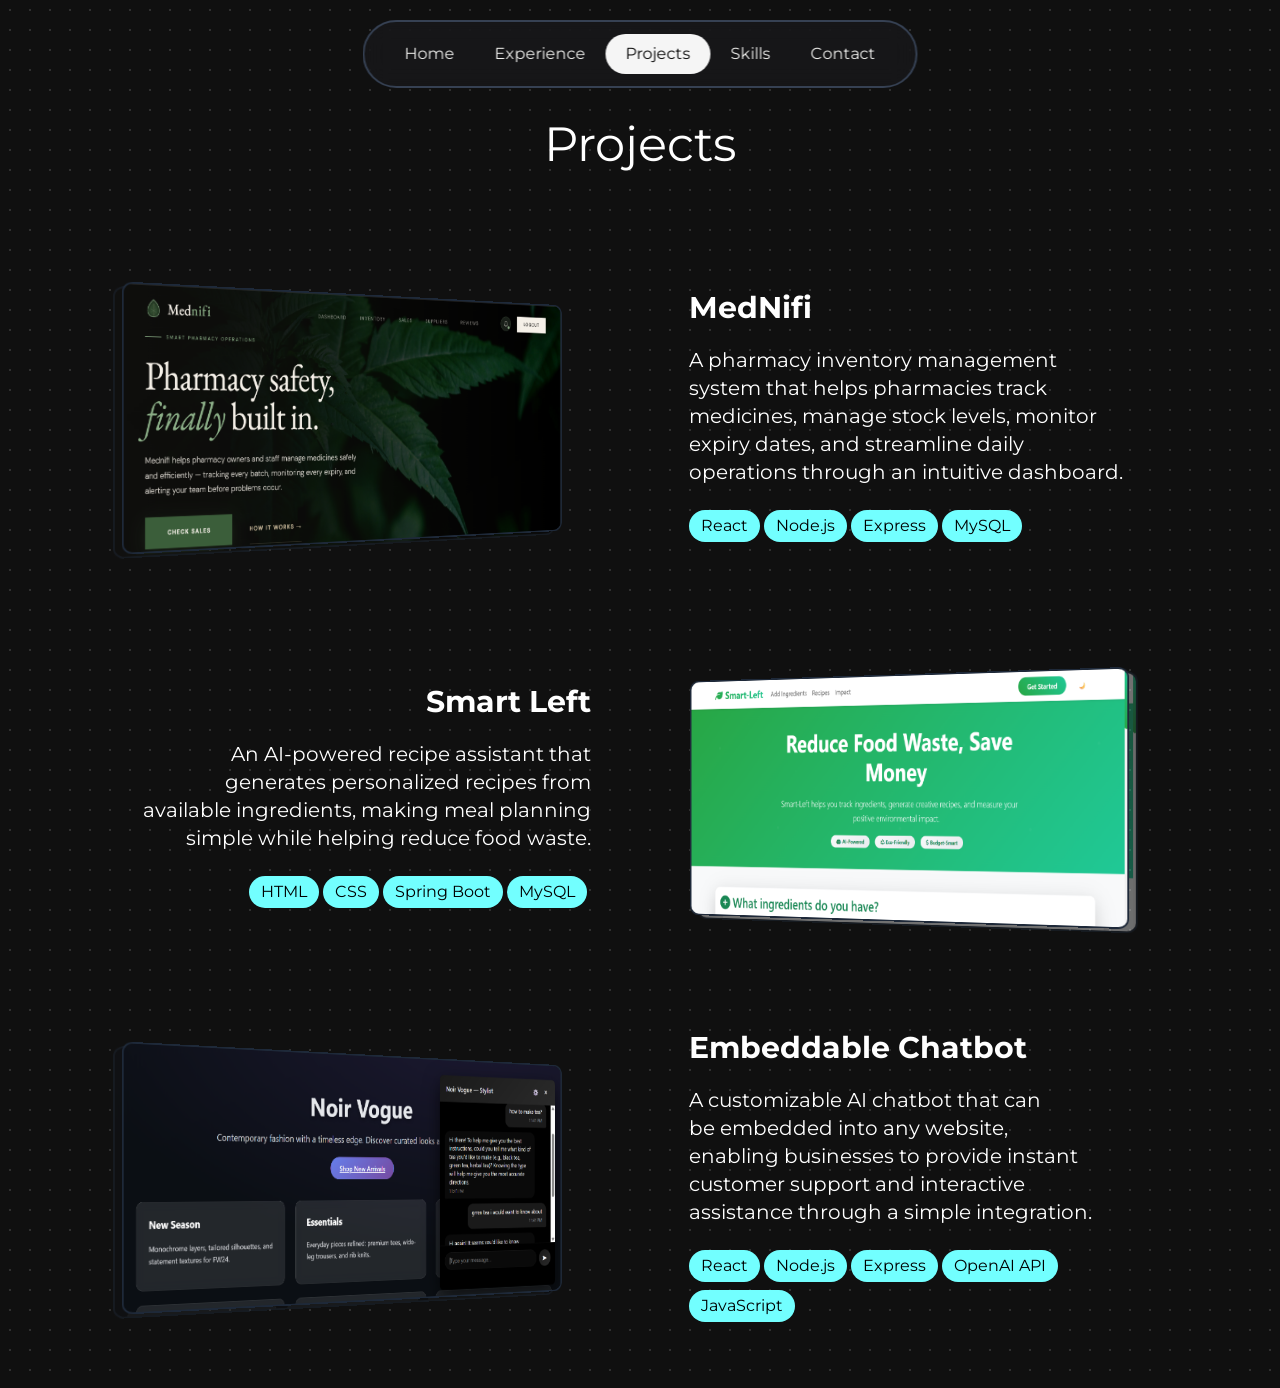
<file: projects.html>
<!DOCTYPE html><html lang="en"> <head><meta charset="UTF-8"><meta name="description" content="View what projects RythonDev has made"><meta name="viewport" content="width=device-width"><meta name="keywords" content="Rython, student, developer, frontend, web developer, streamer, coworking"><meta name="author" content="RythonDev"><meta name="theme-color" content="#2B2D31"><meta name="twitter:image" content="/images/profile/contact_photo.jpg"><link rel="icon" type="image/x-icon" href="/favicon.ico?v=2"><meta name="generator" content="Astro v5.16.8"><title>Projects</title><link rel="stylesheet" href="/_astro/index.CbNIJMVx.css">
<style>.image-container[data-astro-cid-aid3sr62] img[data-astro-cid-aid3sr62],.image-container[data-astro-cid-aid3sr62] video[data-astro-cid-aid3sr62],.image-container[data-astro-cid-aid3sr62] .task-widget[data-astro-cid-aid3sr62]{transition:transform .5s ease-in-out}@media (min-width: 1025px){.image-container[data-astro-cid-aid3sr62]:hover>img[data-astro-cid-aid3sr62],.image-container[data-astro-cid-aid3sr62]:hover>video[data-astro-cid-aid3sr62],.image-container[data-astro-cid-aid3sr62]:hover>.task-widget[data-astro-cid-aid3sr62]{transform:rotateY(0) rotateX(0) translateZ(0) translate(-50%) translateY(-50%)}.image-container[data-astro-cid-aid3sr62]:hover>.visit-div[data-astro-cid-aid3sr62]{opacity:100%;transition:opacity .3s ease-in-out;transition-delay:.3s}}.primary[data-astro-cid-aid3sr62]{animation:primary 30s linear infinite}.secondary[data-astro-cid-aid3sr62]{animation:secondary 30s linear infinite}@keyframes primary{0%{transform:translateY(0)}to{transform:translateY(-2175px)}}@keyframes secondary{0%{transform:translateY(2175px)}to{transform:translateY(0)}}
.background-img.left.svelte-eolxwm,.background-img.right.svelte-eolxwm,.frontfacing-vid.left.svelte-eolxwm,.frontfacing-vid.right.svelte-eolxwm{transform:translate(-50%,-50%)}@media (min-width: 426px){.background-img.left.svelte-eolxwm{transform:translate(calc(-50% + 25px)) translateY(calc(-50% + 5px)) translateZ(-50px) rotateY(5deg)}.background-img.right.svelte-eolxwm{transform:translate(-50%) translateY(calc(-50% + 5px)) translateZ(-50px) rotateY(-3deg)}.frontfacing-vid.left.svelte-eolxwm{transform:translate(calc(-50% + 35px)) translateY(-50%) translateZ(-50px) rotateY(5deg)}.frontfacing-vid.right.svelte-eolxwm{transform:translate(calc(-50% - 10px)) translateY(-50%) translateZ(-50px) rotateY(-3deg)}.image-container.svelte-eolxwm:hover .frontfacing-vid:where(.svelte-eolxwm),.image-container.svelte-eolxwm:hover .background-img:where(.svelte-eolxwm){transform:translate(-50%,-50%)}}.image-container[data-astro-cid-lx77ehzk] img[data-astro-cid-lx77ehzk]{transition:transform .5s ease-in-out}.background-img[data-astro-cid-lx77ehzk].left,.background-img[data-astro-cid-lx77ehzk].right,.frontfacing-img[data-astro-cid-lx77ehzk].left,.frontfacing-img[data-astro-cid-lx77ehzk].right{transform:translate(-50%,-50%)}@media (min-width: 426px){.background-img[data-astro-cid-lx77ehzk].left{transform:translate(calc(-50% + 25px)) translateY(calc(-50% + 5px)) translateZ(-50px) rotateY(5deg)}.background-img[data-astro-cid-lx77ehzk].right{transform:translate(-50%) translateY(calc(-50% + 5px)) translateZ(-50px) rotateY(-3deg)}.frontfacing-img[data-astro-cid-lx77ehzk].left{transform:translate(calc(-50% + 35px)) translateY(-50%) translateZ(-50px) rotateY(5deg)}.frontfacing-img[data-astro-cid-lx77ehzk].right{transform:translate(calc(-50% - 10px)) translateY(-50%) translateZ(-50px) rotateY(-3deg)}}@media (min-width: 1025px){.image-container[data-astro-cid-lx77ehzk]:hover>img[data-astro-cid-lx77ehzk]{transform:rotateY(0) rotateX(0) translateZ(0) translate(-50%) translateY(-50%)}.image-container[data-astro-cid-lx77ehzk]:hover>.visit-div[data-astro-cid-lx77ehzk]{opacity:100%;transition:opacity .3s ease-in-out;transition-delay:.3s}.background-img[data-astro-cid-lx77ehzk].left{transform:translate(-50%) translateY(calc(-50% + 5px)) translateZ(-50px) rotateY(5deg)}.frontfacing-img[data-astro-cid-lx77ehzk].left{transform:translate(calc(-50% + 10px)) translateY(-50%) translateZ(-50px) rotateY(5deg)}}
</style></head> <body>  <style>astro-island,astro-slot,astro-static-slot{display:contents}</style><script>(()=>{var e=async t=>{await(await t())()};(self.Astro||(self.Astro={})).load=e;window.dispatchEvent(new Event("astro:load"));})();</script><script>(()=>{var A=Object.defineProperty;var g=(i,o,a)=>o in i?A(i,o,{enumerable:!0,configurable:!0,writable:!0,value:a}):i[o]=a;var d=(i,o,a)=>g(i,typeof o!="symbol"?o+"":o,a);{let i={0:t=>m(t),1:t=>a(t),2:t=>new RegExp(t),3:t=>new Date(t),4:t=>new Map(a(t)),5:t=>new Set(a(t)),6:t=>BigInt(t),7:t=>new URL(t),8:t=>new Uint8Array(t),9:t=>new Uint16Array(t),10:t=>new Uint32Array(t),11:t=>1/0*t},o=t=>{let[l,e]=t;return l in i?i[l](e):void 0},a=t=>t.map(o),m=t=>typeof t!="object"||t===null?t:Object.fromEntries(Object.entries(t).map(([l,e])=>[l,o(e)]));class y extends HTMLElement{constructor(){super(...arguments);d(this,"Component");d(this,"hydrator");d(this,"hydrate",async()=>{var b;if(!this.hydrator||!this.isConnected)return;let e=(b=this.parentElement)==null?void 0:b.closest("astro-island[ssr]");if(e){e.addEventListener("astro:hydrate",this.hydrate,{once:!0});return}let c=this.querySelectorAll("astro-slot"),n={},h=this.querySelectorAll("template[data-astro-template]");for(let r of h){let s=r.closest(this.tagName);s!=null&&s.isSameNode(this)&&(n[r.getAttribute("data-astro-template")||"default"]=r.innerHTML,r.remove())}for(let r of c){let s=r.closest(this.tagName);s!=null&&s.isSameNode(this)&&(n[r.getAttribute("name")||"default"]=r.innerHTML)}let p;try{p=this.hasAttribute("props")?m(JSON.parse(this.getAttribute("props"))):{}}catch(r){let s=this.getAttribute("component-url")||"<unknown>",v=this.getAttribute("component-export");throw v&&(s+=` (export ${v})`),console.error(`[hydrate] Error parsing props for component ${s}`,this.getAttribute("props"),r),r}let u;await this.hydrator(this)(this.Component,p,n,{client:this.getAttribute("client")}),this.removeAttribute("ssr"),this.dispatchEvent(new CustomEvent("astro:hydrate"))});d(this,"unmount",()=>{this.isConnected||this.dispatchEvent(new CustomEvent("astro:unmount"))})}disconnectedCallback(){document.removeEventListener("astro:after-swap",this.unmount),document.addEventListener("astro:after-swap",this.unmount,{once:!0})}connectedCallback(){if(!this.hasAttribute("await-children")||document.readyState==="interactive"||document.readyState==="complete")this.childrenConnectedCallback();else{let e=()=>{document.removeEventListener("DOMContentLoaded",e),c.disconnect(),this.childrenConnectedCallback()},c=new MutationObserver(()=>{var n;((n=this.lastChild)==null?void 0:n.nodeType)===Node.COMMENT_NODE&&this.lastChild.nodeValue==="astro:end"&&(this.lastChild.remove(),e())});c.observe(this,{childList:!0}),document.addEventListener("DOMContentLoaded",e)}}async childrenConnectedCallback(){let e=this.getAttribute("before-hydration-url");e&&await import(e),this.start()}async start(){let e=JSON.parse(this.getAttribute("opts")),c=this.getAttribute("client");if(Astro[c]===void 0){window.addEventListener(`astro:${c}`,()=>this.start(),{once:!0});return}try{await Astro[c](async()=>{let n=this.getAttribute("renderer-url"),[h,{default:p}]=await Promise.all([import(this.getAttribute("component-url")),n?import(n):()=>()=>{}]),u=this.getAttribute("component-export")||"default";if(!u.includes("."))this.Component=h[u];else{this.Component=h;for(let f of u.split("."))this.Component=this.Component[f]}return this.hydrator=p,this.hydrate},e,this)}catch(n){console.error(`[astro-island] Error hydrating ${this.getAttribute("component-url")}`,n)}}attributeChangedCallback(){this.hydrate()}}d(y,"observedAttributes",["props"]),customElements.get("astro-island")||customElements.define("astro-island",y)}})();</script><astro-island uid="Z51lws" prefix="r1" component-url="/_astro/NavigationBar.JYPXhghb.js" component-export="HoverNavigation" renderer-url="/_astro/client.DAEm4N_h.js" props="{&quot;items&quot;:[1,[[0,{&quot;label&quot;:[0,&quot;Home&quot;],&quot;link&quot;:[0,&quot;/#home&quot;]}],[0,{&quot;label&quot;:[0,&quot;Experience&quot;],&quot;link&quot;:[0,&quot;/#experience&quot;]}],[0,{&quot;label&quot;:[0,&quot;Projects&quot;],&quot;link&quot;:[0,&quot;/#projects&quot;]}],[0,{&quot;label&quot;:[0,&quot;Skills&quot;],&quot;link&quot;:[0,&quot;/#skills&quot;]}],[0,{&quot;label&quot;:[0,&quot;Contact&quot;],&quot;link&quot;:[0,&quot;/#contact&quot;]}]]]}" ssr client="load" opts="{&quot;name&quot;:&quot;HoverNavigation&quot;,&quot;value&quot;:true}" await-children><div class="bg-secondary/50 fixed top-5 left-1/2 z-30 box-border hidden -translate-x-1/2 items-center justify-center overflow-auto rounded-[40px] border-2 border-solid border-gray-700 px-5 py-3 backdrop-blur-md md:flex md:w-11/12 lg:w-2/3 xl:w-auto"><div class="flex flex-col"><div class="flex flex-row"><nav aria-label="Desktop Navigation" class="flex items-center justify-center overflow-hidden"><ul class="hidden w-0 flex-row items-center justify-center overflow-hidden md:flex md:w-auto"><li><a href="/#home" class="group relative block h-fit px-5 py-2"><div class="relative z-20 h-fit w-full overflow-hidden rounded-2xl text-center mix-blend-difference transition-all ease-out">Home</div></a></li><li><a href="/#experience" class="group relative block h-fit px-5 py-2"><div class="relative z-20 h-fit w-full overflow-hidden rounded-2xl text-center mix-blend-difference transition-all ease-out">Experience</div></a></li><li><a href="/#projects" class="group relative block h-fit px-5 py-2"><div class="relative z-20 h-fit w-full overflow-hidden rounded-2xl text-center mix-blend-difference transition-all ease-out">Projects</div></a></li><li><a href="/#skills" class="group relative block h-fit px-5 py-2"><div class="relative z-20 h-fit w-full overflow-hidden rounded-2xl text-center mix-blend-difference transition-all ease-out">Skills</div></a></li><li><a href="/#contact" class="group relative block h-fit px-5 py-2"><div class="relative z-20 h-fit w-full overflow-hidden rounded-2xl text-center mix-blend-difference transition-all ease-out">Contact</div></a></li></ul></nav></div></div></div><div class="bg-secondary/50 fixed top-5 left-1/2 z-50 flex w-4/5 -translate-x-1/2 justify-end rounded-full border-2 border-solid border-gray-700 pr-5 backdrop-blur-xl lg:hidden"><div class="flex rounded-full px-1 py-1 md:hidden [&amp;&gt;div]:rounded-full [&amp;&gt;div_div]:bg-white!"><div class="hamburger-react" aria-expanded="false" role="button" style="cursor:pointer;height:48px;position:relative;transition:0.4s cubic-bezier(0, 0, 0, 1);user-select:none;width:48px;outline:none" tabindex="0"><div style="background:currentColor;height:3px;left:8px;position:absolute;width:32px;top:17px;transition:0.4s cubic-bezier(0, 0, 0, 1);transform:none"></div><div style="background:currentColor;height:3px;left:8px;position:absolute;width:32px;top:29px;transition:0.4s cubic-bezier(0, 0, 0, 1);transform:none"></div></div></div></div><!--astro:end--></astro-island>  <div class="pt-20" data-astro-cid-aid3sr62> <h1 class="mt-10 text-center text-5xl" data-astro-cid-aid3sr62>Projects</h1> <!-- other projects --> <div class="flex h-fit flex-col items-center pt-20 [perspective:1000px]"> <div class="w-full max-w-[1440px]"> <script>(()=> { var a=(s,i,o)=>{let r=async()=>{await(await s())()},t=typeof i.value=="object"?i.value:void 0,c={rootMargin:t==null?void 0:t.rootMargin},n=new IntersectionObserver(e=>{for(let l of e)if(l.isIntersecting){n.disconnect(),r();break}},c);for(let e of o.children)n.observe(e)};(self.Astro||(self.Astro={})).visible=a;window.dispatchEvent(new Event("astro:visible"));})();</script>
						<div class="mb-10 flex h-fit w-full flex-col justify-center px-10 lg:px-20 lg:flex-row"
							data-astro-cid-lx77ehzk>
							<div class="image-container relative mb-5 flex aspect-video w-full [perspective:200px] lg:mr-5 lg:mb-0 lg:ml-auto lg:w-1/2"
								data-astro-cid-lx77ehzk> <img src="/images/projects/mednifi.png"
									alt="MedNifi" data-astro-cid-lx77ehzk="true" loading="lazy" decoding="async"
									fetchpriority="auto" width="700" height="394"
									class="background-img absolute top-1/2 left-1/2 aspect-video max-w-full rounded-xl border-2 border-solid border-gray-800 opacity-40 left">
								<img src="/images/projects/mednifi.png" alt="MedNifi"
									data-astro-cid-lx77ehzk="true" loading="lazy" decoding="async" fetchpriority="auto"
									width="700" height="394"
									class="frontfacing-img absolute top-1/2 left-1/2 aspect-video max-w-full rounded-xl border-2 border-solid border-gray-800 opacity-100 left">
								<div class="visit-div absolute top-1/2 left-1/2 aspect-video w-[700px] max-w-full [transform:translateX(-50%)_translateY(-50%)] rounded-xl border-2 border-solid border-gray-600 bg-[rgba(0,0,0,0.5)] opacity-0"
									data-astro-cid-lx77ehzk> <a href="https://mednifi.onrender.com/" target="_blank"
										class="text-accent border-accent hover:bg-accent absolute top-1/2 left-1/2 hidden [transform:translateX(-50%)_translateY(-50%)] rounded-xl border-2 bg-black px-5 py-3 font-bold opacity-100 transition-colors duration-300 hover:text-black lg:block"
										data-astro-cid-lx77ehzk>Visit Site</a> </div>
							</div>
							<div class="mb-10 flex items-center justify-center lg:hidden" data-astro-cid-lx77ehzk> <a
									href="https://mednifi.onrender.com/" target="_blank"
									class="hover:text-accent rounded-4xl bg-blue-600 px-5 py-3 font-bold opacity-100 transition-colors duration-300 hover:bg-white"
									data-astro-cid-lx77ehzk>Visit Site</a> </div>
							<div class="flex h-fit w-full flex-col items-center justify-center lg:h-[340px] lg:w-1/2 lg:px-10 lg:items-start"
								data-astro-cid-lx77ehzk>
								<h2 class="mb-5 text-center text-3xl font-bold lg:text-left" data-astro-cid-lx77ehzk>
									MedNifi </h2>
								<p class="max-w-lg text-center text-xl text-balance lg:max-w-none lg:text-left"
									data-astro-cid-lx77ehzk> A pharmacy inventory management system that helps pharmacies track medicines, manage stock levels, monitor expiry dates, and streamline daily operations through an intuitive dashboard. </p>
								<div class="mt-5 flex w-full flex-row flex-wrap justify-center lg:justify-start"
									data-astro-cid-lx77ehzk>
									<div class="bg-accent my-1 mr-1 w-fit rounded-full px-3 py-1 text-black transition-colors duration-300"
										data-astro-cid-lx77ehzk> React </div>
									<div class="bg-accent my-1 mr-1 w-fit rounded-full px-3 py-1 text-black transition-colors duration-300"
										data-astro-cid-lx77ehzk> Node.js </div>
									<div class="bg-accent my-1 mr-1 w-fit rounded-full px-3 py-1 text-black transition-colors duration-300"
										data-astro-cid-lx77ehzk> Express </div>
									<div class="bg-accent my-1 mr-1 w-fit rounded-full px-3 py-1 text-black transition-colors duration-300"
										data-astro-cid-lx77ehzk> MySQL </div>
								</div>
							</div>
						</div>
						<div class="mb-10 flex h-fit w-full flex-col justify-center px-10 lg:px-20 lg:flex-row-reverse"
							data-astro-cid-lx77ehzk>
							<div class="image-container relative mb-5 flex aspect-video w-full [perspective:200px] lg:mr-5 lg:mb-0 lg:ml-auto lg:w-1/2"
								data-astro-cid-lx77ehzk> <img src="/images/projects/smart_left.png"
									alt="Smart Left" data-astro-cid-lx77ehzk="true" loading="lazy" decoding="async"
									fetchpriority="auto" width="700" height="394"
									class="background-img absolute top-1/2 left-1/2 aspect-video max-w-full rounded-xl border-2 border-solid border-gray-800 opacity-40 right">
								<img src="/images/projects/smart_left.png" alt="Smart Left"
									data-astro-cid-lx77ehzk="true" loading="lazy" decoding="async" fetchpriority="auto"
									width="700" height="394"
									class="frontfacing-img absolute top-1/2 left-1/2 aspect-video max-w-full rounded-xl border-2 border-solid border-gray-800 opacity-100 right">
								<div class="visit-div absolute top-1/2 left-1/2 aspect-video w-[700px] max-w-full [transform:translateX(-50%)_translateY(-50%)] rounded-xl border-2 border-solid border-gray-600 bg-[rgba(0,0,0,0.5)] opacity-0"
									data-astro-cid-lx77ehzk> <a href="https://github.com/akul9rev/Smart_Left.git" target="_blank"
										class="text-accent border-accent hover:bg-accent absolute top-1/2 left-1/2 hidden [transform:translateX(-50%)_translateY(-50%)] rounded-xl border-2 bg-black px-5 py-3 font-bold opacity-100 transition-colors duration-300 hover:text-black lg:block"
										data-astro-cid-lx77ehzk>View Repository</a> </div>
							</div>
							<div class="mb-10 flex items-center justify-center lg:hidden" data-astro-cid-lx77ehzk> <a
									href="https://github.com/akul9rev/Smart_Left.git" target="_blank"
									class="hover:text-accent rounded-4xl bg-blue-600 px-5 py-3 font-bold opacity-100 transition-colors duration-300 hover:bg-white"
									data-astro-cid-lx77ehzk>View Repository</a> </div>
							<div class="flex h-fit w-full flex-col items-center justify-center lg:h-[340px] lg:w-1/2 lg:px-10 lg:items-end"
								data-astro-cid-lx77ehzk>
								<h2 class="mb-5 text-center text-3xl font-bold lg:text-right" data-astro-cid-lx77ehzk>
									Smart Left </h2>
								<p class="max-w-lg text-center text-xl text-balance lg:max-w-none lg:text-right"
									data-astro-cid-lx77ehzk> An AI-powered recipe assistant that generates personalized recipes from available ingredients, making meal planning simple while helping reduce food waste. </p>
								<div class="mt-5 flex w-full flex-row flex-wrap justify-center lg:justify-end"
									data-astro-cid-lx77ehzk>
									<div class="bg-accent my-1 mr-1 w-fit rounded-full px-3 py-1 text-black transition-colors duration-300"
										data-astro-cid-lx77ehzk> HTML </div>
									<div class="bg-accent my-1 mr-1 w-fit rounded-full px-3 py-1 text-black transition-colors duration-300"
										data-astro-cid-lx77ehzk> CSS </div>
									<div class="bg-accent my-1 mr-1 w-fit rounded-full px-3 py-1 text-black transition-colors duration-300"
										data-astro-cid-lx77ehzk> Spring Boot </div>
									<div class="bg-accent my-1 mr-1 w-fit rounded-full px-3 py-1 text-black transition-colors duration-300"
										data-astro-cid-lx77ehzk> MySQL </div>
								</div>
							</div>
						</div>
						<div class="mb-10 flex h-fit w-full flex-col justify-center px-10 lg:px-20 lg:flex-row"
							data-astro-cid-lx77ehzk>
							<div class="image-container relative mb-5 flex aspect-video w-full [perspective:200px] lg:mr-5 lg:mb-0 lg:ml-auto lg:w-1/2"
								data-astro-cid-lx77ehzk> <img src="/images/projects/chatbot.png"
									alt="Embeddable Chatbot" data-astro-cid-lx77ehzk="true" loading="lazy" decoding="async"
									fetchpriority="auto" width="700" height="394"
									class="background-img absolute top-1/2 left-1/2 aspect-video max-w-full rounded-xl border-2 border-solid border-gray-800 opacity-40 left">
								<img src="/images/projects/chatbot.png" alt="Embeddable Chatbot"
									data-astro-cid-lx77ehzk="true" loading="lazy" decoding="async" fetchpriority="auto"
									width="700" height="394"
									class="frontfacing-img absolute top-1/2 left-1/2 aspect-video max-w-full rounded-xl border-2 border-solid border-gray-800 opacity-100 left">
								<div class="visit-div absolute top-1/2 left-1/2 aspect-video w-[700px] max-w-full [transform:translateX(-50%)_translateY(-50%)] rounded-xl border-2 border-solid border-gray-600 bg-[rgba(0,0,0,0.5)] opacity-0"
									data-astro-cid-lx77ehzk> <a href="https://github.com/akul9rev/Embeddable_Chatbot.git"
										target="_blank"
										class="text-accent border-accent hover:bg-accent absolute top-1/2 left-1/2 hidden [transform:translateX(-50%)_translateY(-50%)] rounded-xl border-2 bg-black px-5 py-3 font-bold opacity-100 transition-colors duration-300 hover:text-black lg:block"
										data-astro-cid-lx77ehzk>View Repository</a> </div>
							</div>
							<div class="mb-10 flex items-center justify-center lg:hidden" data-astro-cid-lx77ehzk> <a
									href="https://github.com/akul9rev/Embeddable_Chatbot.git" target="_blank"
									class="hover:text-accent rounded-4xl bg-blue-600 px-5 py-3 font-bold opacity-100 transition-colors duration-300 hover:bg-white"
									data-astro-cid-lx77ehzk>View Repository</a> </div>
							<div class="flex h-fit w-full flex-col items-center justify-center lg:h-[340px] lg:w-1/2 lg:px-10 lg:items-start"
								data-astro-cid-lx77ehzk>
								<h2 class="mb-5 text-center text-3xl font-bold lg:text-left" data-astro-cid-lx77ehzk>
									Embeddable Chatbot </h2>
								<p class="max-w-lg text-center text-xl text-balance lg:max-w-none lg:text-left"
									data-astro-cid-lx77ehzk> A customizable AI chatbot that can be embedded into any website, enabling businesses to provide instant customer support and interactive assistance through a simple integration. </p>
								<div class="mt-5 flex w-full flex-row flex-wrap justify-center lg:justify-start"
									data-astro-cid-lx77ehzk>
									<div class="bg-accent my-1 mr-1 w-fit rounded-full px-3 py-1 text-black transition-colors duration-300"
										data-astro-cid-lx77ehzk> React </div>
									<div class="bg-accent my-1 mr-1 w-fit rounded-full px-3 py-1 text-black transition-colors duration-300"
										data-astro-cid-lx77ehzk> Node.js </div>
									<div class="bg-accent my-1 mr-1 w-fit rounded-full px-3 py-1 text-black transition-colors duration-300"
										data-astro-cid-lx77ehzk> Express </div>
									<div class="bg-accent my-1 mr-1 w-fit rounded-full px-3 py-1 text-black transition-colors duration-300"
										data-astro-cid-lx77ehzk> OpenAI API </div>
									<div class="bg-accent my-1 mr-1 w-fit rounded-full px-3 py-1 text-black transition-colors duration-300"
										data-astro-cid-lx77ehzk> JavaScript </div>
								</div>
							</div>
						</div>
					</div> </div> </div>  </div>   <meta name="astro-view-transitions-enabled" content="true"><meta name="astro-view-transitions-fallback" content="animate"><script type="module" src="/_astro/ClientRouter.astro_astro_type_script_index_0_lang.CDGfc0hd.js"></script>  <script>
	document.addEventListener("astro:page-load", () => {
		const observer = new IntersectionObserver((entries) => {
			entries.forEach((entry) => {
				if (entry.isIntersecting) {
					entry.target.classList.add("view-appear");
				}
			});
		});

		const elements = document.querySelectorAll(".view-fadeUp");
		elements.forEach((el) => {
			observer.observe(el);
		});
	});
</script><script defer src="https://static.cloudflareinsights.com/beacon.min.js/v4513226cdae34746b4dedf0b4dfa099e1781791509496" integrity="sha512-ZE9pZaUXND66v380QUtch/5sE9tPFh2zg45pR2PB0CVkCtOREv2AJKkSidISWkysEuQ0EH8faUU5du78bx87UQ==" data-cf-beacon='{"version":"2024.11.0","token":"880e1a1f89734e4e95b085213396660e","r":1,"server_timing":{"name":{"cfCacheStatus":true,"cfEdge":true,"cfExtPri":true,"cfL4":true,"cfOrigin":true,"cfSpeedBrain":true},"location_startswith":null}}' crossorigin="anonymous"></script>
</body></html>  <script>
	document.addEventListener("DOMContentLoaded", () => {
		const videos = document.querySelectorAll(".playable");

		videos.forEach((video) => {
			// Ensure the video element supports play and pause methods
			if (
				typeof video.play === "function" &&
				typeof video.pause === "function"
			) {
				video.addEventListener("mouseenter", () => {
					video.play();
				});

				video.addEventListener("mouseleave", () => {
					video.pause();
					video.currentTime = 0;
				});
			}

			videos.forEach((video) => {
				if (window.innerWidth < 1025) {
					video.muted = true;
					video.play();
				}
			});
		});

		// on screensize change
		window.addEventListener("resize", () => {
			videos.forEach((video) => {
				if (window.innerWidth < 1025) {
					video.muted = true;
					// video.play();
				}
			});
		});
	});
</script>
</file>
<file: _astro/index.CbNIJMVx.css>
/*! tailwindcss v4.1.11 | MIT License | https://tailwindcss.com */@layer properties{@supports (((-webkit-hyphens:none)) and (not (margin-trim:inline))) or ((-moz-orient:inline) and (not (color:rgb(from red r g b)))){*,:before,:after,::backdrop{--tw-translate-x:0;--tw-translate-y:0;--tw-translate-z:0;--tw-rotate-x:initial;--tw-rotate-y:initial;--tw-rotate-z:initial;--tw-skew-x:initial;--tw-skew-y:initial;--tw-border-style:solid;--tw-gradient-position:initial;--tw-gradient-from:#0000;--tw-gradient-via:#0000;--tw-gradient-to:#0000;--tw-gradient-stops:initial;--tw-gradient-via-stops:initial;--tw-gradient-from-position:0%;--tw-gradient-via-position:50%;--tw-gradient-to-position:100%;--tw-font-weight:initial;--tw-backdrop-blur:initial;--tw-backdrop-brightness:initial;--tw-backdrop-contrast:initial;--tw-backdrop-grayscale:initial;--tw-backdrop-hue-rotate:initial;--tw-backdrop-invert:initial;--tw-backdrop-opacity:initial;--tw-backdrop-saturate:initial;--tw-backdrop-sepia:initial;--tw-duration:initial;--tw-ease:initial;--tw-blur:initial;--tw-brightness:initial;--tw-contrast:initial;--tw-grayscale:initial;--tw-hue-rotate:initial;--tw-invert:initial;--tw-opacity:initial;--tw-saturate:initial;--tw-sepia:initial;--tw-drop-shadow:initial;--tw-drop-shadow-color:initial;--tw-drop-shadow-alpha:100%;--tw-drop-shadow-size:initial;--tw-shadow:0 0 #0000;--tw-shadow-color:initial;--tw-shadow-alpha:100%;--tw-inset-shadow:0 0 #0000;--tw-inset-shadow-color:initial;--tw-inset-shadow-alpha:100%;--tw-ring-color:initial;--tw-ring-shadow:0 0 #0000;--tw-inset-ring-color:initial;--tw-inset-ring-shadow:0 0 #0000;--tw-ring-inset:initial;--tw-ring-offset-width:0px;--tw-ring-offset-color:#fff;--tw-ring-offset-shadow:0 0 #0000;--tw-outline-style:solid}}}@layer theme{:root,:host{--font-sans:ui-sans-serif,system-ui,sans-serif,"Apple Color Emoji","Segoe UI Emoji","Segoe UI Symbol","Noto Color Emoji";--font-mono:ui-monospace,SFMono-Regular,Menlo,Monaco,Consolas,"Liberation Mono","Courier New",monospace;--color-blue-600:oklch(54.6% .245 262.881);--color-slate-800:oklch(27.9% .041 260.031);--color-slate-900:oklch(20.8% .042 265.755);--color-gray-600:oklch(44.6% .03 256.802);--color-gray-700:oklch(37.3% .034 259.733);--color-gray-800:oklch(27.8% .033 256.848);--color-neutral-100:oklch(97% 0 0);--color-black:#000;--color-white:#fff;--spacing:.25rem;--container-lg:32rem;--text-xs:.75rem;--text-xs--line-height:calc(1/.75);--text-sm:.875rem;--text-sm--line-height:calc(1.25/.875);--text-base:1rem;--text-base--line-height: 1.5 ;--text-lg:1.125rem;--text-lg--line-height:calc(1.75/1.125);--text-xl:1.25rem;--text-xl--line-height:calc(1.75/1.25);--text-2xl:1.5rem;--text-2xl--line-height:calc(2/1.5);--text-3xl:1.875rem;--text-3xl--line-height: 1.2 ;--text-5xl:3rem;--text-5xl--line-height:1;--font-weight-extralight:200;--font-weight-medium:500;--font-weight-semibold:600;--font-weight-bold:700;--radius-md:.375rem;--radius-lg:.5rem;--radius-xl:.75rem;--radius-2xl:1rem;--radius-3xl:1.5rem;--radius-4xl:2rem;--ease-out:cubic-bezier(0,0,.2,1);--animate-pulse:pulse 2s cubic-bezier(.4,0,.6,1)infinite;--blur-md:12px;--blur-xl:24px;--aspect-video:16/9;--default-transition-duration:.15s;--default-transition-timing-function:cubic-bezier(.4,0,.2,1);--default-font-family:var(--font-sans);--default-mono-font-family:var(--font-mono);--color-primary:#fafafa;--color-secondary:#1d1c20;--color-accent:#72ffff;--color-muted-foreground:#ccc;--animate-fadeIn:fadeIn .5s ease-in-out;--animate-gradient:gradient 15s ease infinite}}@layer base{*,:after,:before,::backdrop{box-sizing:border-box;border:0 solid;margin:0;padding:0}::file-selector-button{box-sizing:border-box;border:0 solid;margin:0;padding:0}html,:host{-webkit-text-size-adjust:100%;tab-size:4;line-height:1.5;font-family:var(--default-font-family,ui-sans-serif,system-ui,sans-serif,"Apple Color Emoji","Segoe UI Emoji","Segoe UI Symbol","Noto Color Emoji");font-feature-settings:var(--default-font-feature-settings,normal);font-variation-settings:var(--default-font-variation-settings,normal);-webkit-tap-highlight-color:transparent}hr{height:0;color:inherit;border-top-width:1px}abbr:where([title]){-webkit-text-decoration:underline dotted;text-decoration:underline dotted}h1,h2,h3,h4,h5,h6{font-size:inherit;font-weight:inherit}a{color:inherit;-webkit-text-decoration:inherit;text-decoration:inherit}b,strong{font-weight:bolder}code,kbd,samp,pre{font-family:var(--default-mono-font-family,ui-monospace,SFMono-Regular,Menlo,Monaco,Consolas,"Liberation Mono","Courier New",monospace);font-feature-settings:var(--default-mono-font-feature-settings,normal);font-variation-settings:var(--default-mono-font-variation-settings,normal);font-size:1em}small{font-size:80%}sub,sup{vertical-align:baseline;font-size:75%;line-height:0;position:relative}sub{bottom:-.25em}sup{top:-.5em}table{text-indent:0;border-color:inherit;border-collapse:collapse}:-moz-focusring{outline:auto}progress{vertical-align:baseline}summary{display:list-item}ol,ul,menu{list-style:none}img,svg,video,canvas,audio,iframe,embed,object{vertical-align:middle;display:block}img,video{max-width:100%;height:auto}button,input,select,optgroup,textarea{font:inherit;font-feature-settings:inherit;font-variation-settings:inherit;letter-spacing:inherit;color:inherit;opacity:1;background-color:#0000;border-radius:0}::file-selector-button{font:inherit;font-feature-settings:inherit;font-variation-settings:inherit;letter-spacing:inherit;color:inherit;opacity:1;background-color:#0000;border-radius:0}:where(select:is([multiple],[size])) optgroup{font-weight:bolder}:where(select:is([multiple],[size])) optgroup option{padding-inline-start:20px}::file-selector-button{margin-inline-end:4px}::placeholder{opacity:1}@supports (not ((-webkit-appearance:-apple-pay-button))) or (contain-intrinsic-size:1px){::placeholder{color:currentColor}@supports (color:color-mix(in lab,red,red)){::placeholder{color:color-mix(in oklab,currentcolor 50%,transparent)}}}textarea{resize:vertical}::-webkit-search-decoration{-webkit-appearance:none}::-webkit-date-and-time-value{min-height:1lh;text-align:inherit}::-webkit-datetime-edit{display:inline-flex}::-webkit-datetime-edit-fields-wrapper{padding:0}::-webkit-datetime-edit{padding-block:0}::-webkit-datetime-edit-year-field{padding-block:0}::-webkit-datetime-edit-month-field{padding-block:0}::-webkit-datetime-edit-day-field{padding-block:0}::-webkit-datetime-edit-hour-field{padding-block:0}::-webkit-datetime-edit-minute-field{padding-block:0}::-webkit-datetime-edit-second-field{padding-block:0}::-webkit-datetime-edit-millisecond-field{padding-block:0}::-webkit-datetime-edit-meridiem-field{padding-block:0}:-moz-ui-invalid{box-shadow:none}button,input:where([type=button],[type=reset],[type=submit]){appearance:button}::file-selector-button{appearance:button}::-webkit-inner-spin-button{height:auto}::-webkit-outer-spin-button{height:auto}[hidden]:where(:not([hidden=until-found])){display:none!important}}@layer components;@layer utilities{.absolute{position:absolute}.fixed{position:fixed}.relative{position:relative}.sticky{position:sticky}.inset-0{inset:calc(var(--spacing)*0)}.top-1\/2{top:50%}.top-5{top:calc(var(--spacing)*5)}.top-24{top:calc(var(--spacing)*24)}.right-0{right:calc(var(--spacing)*0)}.left-1\/2{left:50%}.left-5{left:calc(var(--spacing)*5)}.z-10{z-index:10}.z-20{z-index:20}.z-30{z-index:30}.z-40{z-index:40}.z-50{z-index:50}.mx-auto{margin-inline:auto}.my-1{margin-block:calc(var(--spacing)*1)}.my-2{margin-block:calc(var(--spacing)*2)}.mt-1{margin-top:calc(var(--spacing)*1)}.mt-5{margin-top:calc(var(--spacing)*5)}.mt-8{margin-top:calc(var(--spacing)*8)}.mt-10{margin-top:calc(var(--spacing)*10)}.mr-1{margin-right:calc(var(--spacing)*1)}.mb-0{margin-bottom:calc(var(--spacing)*0)}.mb-1{margin-bottom:calc(var(--spacing)*1)}.mb-2{margin-bottom:calc(var(--spacing)*2)}.mb-3{margin-bottom:calc(var(--spacing)*3)}.mb-5{margin-bottom:calc(var(--spacing)*5)}.mb-6{margin-bottom:calc(var(--spacing)*6)}.mb-10{margin-bottom:calc(var(--spacing)*10)}.ml-2{margin-left:calc(var(--spacing)*2)}.ml-10{margin-left:calc(var(--spacing)*10)}.box-border{box-sizing:border-box}.block{display:block}.contents{display:contents}.flex{display:flex}.grid{display:grid}.hidden{display:none}.inline-block{display:inline-block}.inline-flex{display:inline-flex}.table{display:table}.aspect-square{aspect-ratio:1}.aspect-video{aspect-ratio:var(--aspect-video)}.size-4{width:calc(var(--spacing)*4);height:calc(var(--spacing)*4)}.size-5{width:calc(var(--spacing)*5);height:calc(var(--spacing)*5)}.size-10{width:calc(var(--spacing)*10);height:calc(var(--spacing)*10)}.h-2{height:calc(var(--spacing)*2)}.h-4{height:calc(var(--spacing)*4)}.h-5{height:calc(var(--spacing)*5)}.h-8{height:calc(var(--spacing)*8)}.h-9{height:calc(var(--spacing)*9)}.h-16{height:calc(var(--spacing)*16)}.h-20{height:calc(var(--spacing)*20)}.h-\[1px\]{height:1px}.h-\[82\%\]{height:82%}.h-\[calc\(100\%-1px\)\]{height:calc(100% - 1px)}.h-fit{height:fit-content}.h-full{height:100%}.min-h-\[50vh\]{min-height:50vh}.w-0{width:calc(var(--spacing)*0)}.w-1\/3{width:33.3333%}.w-2{width:calc(var(--spacing)*2)}.w-4{width:calc(var(--spacing)*4)}.w-4\/5{width:80%}.w-5{width:calc(var(--spacing)*5)}.w-8{width:calc(var(--spacing)*8)}.w-20{width:calc(var(--spacing)*20)}.w-\[1px\]{width:1px}.w-\[90\%\]{width:90%}.w-\[700px\]{width:700px}.w-fit{width:fit-content}.w-full{width:100%}.max-w-\[1440px\]{max-width:1440px}.max-w-full{max-width:100%}.max-w-lg{max-width:var(--container-lg)}.flex-1{flex:1}.flex-grow,.grow{flex-grow:1}.-translate-x-1\/2{--tw-translate-x: -50% ;translate:var(--tw-translate-x)var(--tw-translate-y)}.\[transform\:translateX\(-50\%\)_translateY\(-50\%\)\]{transform:translate(-50%)translateY(-50%)}.transform{transform:var(--tw-rotate-x,)var(--tw-rotate-y,)var(--tw-rotate-z,)var(--tw-skew-x,)var(--tw-skew-y,)}.animate-fadeIn{animation:var(--animate-fadeIn)}.animate-gradient{animation:var(--animate-gradient)}.animate-pulse{animation:var(--animate-pulse)}.cursor-pointer{cursor:pointer}.resize{resize:both}.scroll-mt-12{scroll-margin-top:calc(var(--spacing)*12)}.scroll-mt-16{scroll-margin-top:calc(var(--spacing)*16)}.scroll-mt-24{scroll-margin-top:calc(var(--spacing)*24)}.list-inside{list-style-position:inside}.list-disc{list-style-type:disc}.grid-cols-1{grid-template-columns:repeat(1,minmax(0,1fr))}.flex-col{flex-direction:column}.flex-row{flex-direction:row}.flex-wrap{flex-wrap:wrap}.items-center{align-items:center}.items-start{align-items:flex-start}.items-stretch{align-items:stretch}.justify-between{justify-content:space-between}.justify-center{justify-content:center}.justify-end{justify-content:flex-end}.justify-start{justify-content:flex-start}.gap-1{gap:calc(var(--spacing)*1)}.gap-1\.5{gap:calc(var(--spacing)*1.5)}.gap-2{gap:calc(var(--spacing)*2)}.gap-3{gap:calc(var(--spacing)*3)}.gap-5{gap:calc(var(--spacing)*5)}.gap-x-1{column-gap:calc(var(--spacing)*1)}.gap-x-10{column-gap:calc(var(--spacing)*10)}.gap-y-5{row-gap:calc(var(--spacing)*5)}.self-stretch{align-self:stretch}.overflow-auto{overflow:auto}.overflow-hidden{overflow:hidden}.rounded-2xl{border-radius:var(--radius-2xl)}.rounded-3xl{border-radius:var(--radius-3xl)}.rounded-4xl{border-radius:var(--radius-4xl)}.rounded-\[40px\]{border-radius:40px}.rounded-full{border-radius:3.40282e38px}.rounded-lg{border-radius:var(--radius-lg)}.rounded-md{border-radius:var(--radius-md)}.rounded-xl{border-radius:var(--radius-xl)}.rounded-br-2xl{border-bottom-right-radius:var(--radius-2xl)}.rounded-bl-2xl{border-bottom-left-radius:var(--radius-2xl)}.border{border-style:var(--tw-border-style);border-width:1px}.border-2{border-style:var(--tw-border-style);border-width:2px}.border-3{border-style:var(--tw-border-style);border-width:3px}.border-solid{--tw-border-style:solid;border-style:solid}.border-\[\#404040\]{border-color:#404040}.border-accent{border-color:var(--color-accent)}.border-gray-600{border-color:var(--color-gray-600)}.border-gray-700{border-color:var(--color-gray-700)}.border-gray-800{border-color:var(--color-gray-800)}.border-slate-800{border-color:var(--color-slate-800)}.border-transparent{border-color:#0000}.bg-\[\#101010\]{background-color:#101010}.bg-\[\#404040\]{background-color:#404040}.bg-\[\#505050\]{background-color:#505050}.bg-\[rgba\(0\,0\,0\,0\.5\)\]{background-color:#00000080}.bg-accent{background-color:var(--color-accent)}.bg-black{background-color:var(--color-black)}.bg-blue-600{background-color:var(--color-blue-600)}.bg-gray-700{background-color:var(--color-gray-700)}.bg-neutral-100{background-color:var(--color-neutral-100)}.bg-primary{background-color:var(--color-primary)}.bg-secondary{background-color:var(--color-secondary)}.bg-secondary\/50{background-color:#1d1c2080}@supports (color:color-mix(in lab,red,red)){.bg-secondary\/50{background-color:color-mix(in oklab,var(--color-secondary)50%,transparent)}}.bg-slate-900\/\[0\.8\]{background-color:#0f172bcc}@supports (color:color-mix(in lab,red,red)){.bg-slate-900\/\[0\.8\]{background-color:color-mix(in oklab,var(--color-slate-900)80%,transparent)}}.bg-transparent{background-color:#0000}.bg-white{background-color:var(--color-white)}.bg-gradient-to-bl{--tw-gradient-position:to bottom left in oklab;background-image:linear-gradient(var(--tw-gradient-stops))}.bg-gradient-to-br{--tw-gradient-position:to bottom right in oklab;background-image:linear-gradient(var(--tw-gradient-stops))}.bg-\[radial-gradient\(\#72ffff_40\%\,transparent_60\%\)\]{background-image:radial-gradient(#72ffff 40%,#0000 60%)}.from-\[\#101010\]{--tw-gradient-from:#101010;--tw-gradient-stops:var(--tw-gradient-via-stops,var(--tw-gradient-position),var(--tw-gradient-from)var(--tw-gradient-from-position),var(--tw-gradient-to)var(--tw-gradient-to-position))}.from-\[\#202020\]{--tw-gradient-from:#202020;--tw-gradient-stops:var(--tw-gradient-via-stops,var(--tw-gradient-position),var(--tw-gradient-from)var(--tw-gradient-from-position),var(--tw-gradient-to)var(--tw-gradient-to-position))}.via-\[\#252525\]{--tw-gradient-via:#252525;--tw-gradient-via-stops:var(--tw-gradient-position),var(--tw-gradient-from)var(--tw-gradient-from-position),var(--tw-gradient-via)var(--tw-gradient-via-position),var(--tw-gradient-to)var(--tw-gradient-to-position);--tw-gradient-stops:var(--tw-gradient-via-stops)}.via-\[\#272727\]{--tw-gradient-via:#272727;--tw-gradient-via-stops:var(--tw-gradient-position),var(--tw-gradient-from)var(--tw-gradient-from-position),var(--tw-gradient-via)var(--tw-gradient-via-position),var(--tw-gradient-to)var(--tw-gradient-to-position);--tw-gradient-stops:var(--tw-gradient-via-stops)}.to-\[\#101010\]{--tw-gradient-to:#101010;--tw-gradient-stops:var(--tw-gradient-via-stops,var(--tw-gradient-position),var(--tw-gradient-from)var(--tw-gradient-from-position),var(--tw-gradient-to)var(--tw-gradient-to-position))}.to-\[\#181818\]{--tw-gradient-to:#181818;--tw-gradient-stops:var(--tw-gradient-via-stops,var(--tw-gradient-position),var(--tw-gradient-from)var(--tw-gradient-from-position),var(--tw-gradient-to)var(--tw-gradient-to-position))}.to-\[\#202020\]{--tw-gradient-to:#202020;--tw-gradient-stops:var(--tw-gradient-via-stops,var(--tw-gradient-position),var(--tw-gradient-from)var(--tw-gradient-from-position),var(--tw-gradient-to)var(--tw-gradient-to-position))}.object-cover{object-fit:cover}.p-0{padding:calc(var(--spacing)*0)}.p-\[1px\]{padding:1px}.p-\[3px\]{padding:3px}.px-1{padding-inline:calc(var(--spacing)*1)}.px-2{padding-inline:calc(var(--spacing)*2)}.px-3{padding-inline:calc(var(--spacing)*3)}.px-4{padding-inline:calc(var(--spacing)*4)}.px-5{padding-inline:calc(var(--spacing)*5)}.px-10{padding-inline:calc(var(--spacing)*10)}.py-1{padding-block:calc(var(--spacing)*1)}.py-2{padding-block:calc(var(--spacing)*2)}.py-3{padding-block:calc(var(--spacing)*3)}.py-5{padding-block:calc(var(--spacing)*5)}.py-10{padding-block:calc(var(--spacing)*10)}.py-16{padding-block:calc(var(--spacing)*16)}.pt-2{padding-top:calc(var(--spacing)*2)}.pt-10{padding-top:calc(var(--spacing)*10)}.pt-20{padding-top:calc(var(--spacing)*20)}.pt-32{padding-top:calc(var(--spacing)*32)}.pr-5{padding-right:calc(var(--spacing)*5)}.pb-2{padding-bottom:calc(var(--spacing)*2)}.pb-5{padding-bottom:calc(var(--spacing)*5)}.pb-20{padding-bottom:calc(var(--spacing)*20)}.pl-2{padding-left:calc(var(--spacing)*2)}.text-center{text-align:center}.text-left{text-align:left}.font-\[\'Fredoka\'\,_sans-serif\]{font-family:Fredoka,sans-serif}.text-2xl{font-size:var(--text-2xl);line-height:var(--tw-leading,var(--text-2xl--line-height))}.text-3xl{font-size:var(--text-3xl);line-height:var(--tw-leading,var(--text-3xl--line-height))}.text-5xl{font-size:var(--text-5xl);line-height:var(--tw-leading,var(--text-5xl--line-height))}.text-base{font-size:var(--text-base);line-height:var(--tw-leading,var(--text-base--line-height))}.text-lg{font-size:var(--text-lg);line-height:var(--tw-leading,var(--text-lg--line-height))}.text-sm{font-size:var(--text-sm);line-height:var(--tw-leading,var(--text-sm--line-height))}.text-xl{font-size:var(--text-xl);line-height:var(--tw-leading,var(--text-xl--line-height))}.text-xs{font-size:var(--text-xs);line-height:var(--tw-leading,var(--text-xs--line-height))}.font-bold{--tw-font-weight:var(--font-weight-bold);font-weight:var(--font-weight-bold)}.font-extralight{--tw-font-weight:var(--font-weight-extralight);font-weight:var(--font-weight-extralight)}.font-medium{--tw-font-weight:var(--font-weight-medium);font-weight:var(--font-weight-medium)}.font-semibold{--tw-font-weight:var(--font-weight-semibold);font-weight:var(--font-weight-semibold)}.text-balance{text-wrap:balance}.overflow-ellipsis{text-overflow:ellipsis}.whitespace-nowrap{white-space:nowrap}.text-accent{color:var(--color-accent)}.text-black{color:var(--color-black)}.text-muted-foreground{color:var(--color-muted-foreground)}.text-primary{color:var(--color-primary)}.text-secondary{color:var(--color-secondary)}.text-white{color:var(--color-white)}.underline{text-decoration-line:underline}.antialiased{-webkit-font-smoothing:antialiased;-moz-osx-font-smoothing:grayscale}.opacity-0{opacity:0}.opacity-10{opacity:.1}.opacity-40{opacity:.4}.opacity-100{opacity:1}.opacity-\[0\.8\]{opacity:.8}.mix-blend-difference{mix-blend-mode:difference}.backdrop-blur-md{--tw-backdrop-blur:blur(var(--blur-md));-webkit-backdrop-filter:var(--tw-backdrop-blur,)var(--tw-backdrop-brightness,)var(--tw-backdrop-contrast,)var(--tw-backdrop-grayscale,)var(--tw-backdrop-hue-rotate,)var(--tw-backdrop-invert,)var(--tw-backdrop-opacity,)var(--tw-backdrop-saturate,)var(--tw-backdrop-sepia,);backdrop-filter:var(--tw-backdrop-blur,)var(--tw-backdrop-brightness,)var(--tw-backdrop-contrast,)var(--tw-backdrop-grayscale,)var(--tw-backdrop-hue-rotate,)var(--tw-backdrop-invert,)var(--tw-backdrop-opacity,)var(--tw-backdrop-saturate,)var(--tw-backdrop-sepia,)}.backdrop-blur-xl{--tw-backdrop-blur:blur(var(--blur-xl));-webkit-backdrop-filter:var(--tw-backdrop-blur,)var(--tw-backdrop-brightness,)var(--tw-backdrop-contrast,)var(--tw-backdrop-grayscale,)var(--tw-backdrop-hue-rotate,)var(--tw-backdrop-invert,)var(--tw-backdrop-opacity,)var(--tw-backdrop-saturate,)var(--tw-backdrop-sepia,);backdrop-filter:var(--tw-backdrop-blur,)var(--tw-backdrop-brightness,)var(--tw-backdrop-contrast,)var(--tw-backdrop-grayscale,)var(--tw-backdrop-hue-rotate,)var(--tw-backdrop-invert,)var(--tw-backdrop-opacity,)var(--tw-backdrop-saturate,)var(--tw-backdrop-sepia,)}.transition{transition-property:color,background-color,border-color,outline-color,text-decoration-color,fill,stroke,--tw-gradient-from,--tw-gradient-via,--tw-gradient-to,opacity,box-shadow,transform,translate,scale,rotate,filter,-webkit-backdrop-filter,backdrop-filter,display,visibility,content-visibility,overlay,pointer-events;transition-timing-function:var(--tw-ease,var(--default-transition-timing-function));transition-duration:var(--tw-duration,var(--default-transition-duration))}.transition-\[color\,box-shadow\]{transition-property:color,box-shadow;transition-timing-function:var(--tw-ease,var(--default-transition-timing-function));transition-duration:var(--tw-duration,var(--default-transition-duration))}.transition-\[filter\,background-color\]{transition-property:filter,background-color;transition-timing-function:var(--tw-ease,var(--default-transition-timing-function));transition-duration:var(--tw-duration,var(--default-transition-duration))}.transition-\[filter\]{transition-property:filter;transition-timing-function:var(--tw-ease,var(--default-transition-timing-function));transition-duration:var(--tw-duration,var(--default-transition-duration))}.transition-all{transition-property:all;transition-timing-function:var(--tw-ease,var(--default-transition-timing-function));transition-duration:var(--tw-duration,var(--default-transition-duration))}.transition-colors{transition-property:color,background-color,border-color,outline-color,text-decoration-color,fill,stroke,--tw-gradient-from,--tw-gradient-via,--tw-gradient-to;transition-timing-function:var(--tw-ease,var(--default-transition-timing-function));transition-duration:var(--tw-duration,var(--default-transition-duration))}.duration-150{--tw-duration:.15s;transition-duration:.15s}.duration-300{--tw-duration:.3s;transition-duration:.3s}.ease-out{--tw-ease:var(--ease-out);transition-timing-function:var(--ease-out)}.outline-none{--tw-outline-style:none;outline-style:none}.\[perspective\:200px\]{perspective:200px}.\[perspective\:1000px\]{perspective:1000px}@media (hover:hover){.hover\:bg-\[\#6eb900\]:hover{background-color:#6eb900}.hover\:bg-accent:hover{background-color:var(--color-accent)}.hover\:bg-secondary\/20:hover{background-color:#1d1c2033}@supports (color:color-mix(in lab,red,red)){.hover\:bg-secondary\/20:hover{background-color:color-mix(in oklab,var(--color-secondary)20%,transparent)}}.hover\:bg-white:hover{background-color:var(--color-white)}.hover\:text-accent:hover{color:var(--color-accent)}.hover\:text-black:hover{color:var(--color-black)}.hover\:invert:hover{--tw-invert:invert(100%);filter:var(--tw-blur,)var(--tw-brightness,)var(--tw-contrast,)var(--tw-grayscale,)var(--tw-hue-rotate,)var(--tw-invert,)var(--tw-saturate,)var(--tw-sepia,)var(--tw-drop-shadow,)}}.focus-visible\:ring-\[3px\]:focus-visible{--tw-ring-shadow:var(--tw-ring-inset,)0 0 0 calc(3px + var(--tw-ring-offset-width))var(--tw-ring-color,currentcolor);box-shadow:var(--tw-inset-shadow),var(--tw-inset-ring-shadow),var(--tw-ring-offset-shadow),var(--tw-ring-shadow),var(--tw-shadow)}.focus-visible\:outline-1:focus-visible{outline-style:var(--tw-outline-style);outline-width:1px}.disabled\:pointer-events-none:disabled{pointer-events:none}.disabled\:opacity-50:disabled{opacity:.5}.data-\[state\=active\]\:bg-secondary[data-state=active]{background-color:var(--color-secondary)}.data-\[state\=active\]\:shadow-sm[data-state=active]{--tw-shadow:0 1px 3px 0 var(--tw-shadow-color,#0000001a),0 1px 2px -1px var(--tw-shadow-color,#0000001a);box-shadow:var(--tw-inset-shadow),var(--tw-inset-ring-shadow),var(--tw-ring-offset-shadow),var(--tw-ring-shadow),var(--tw-shadow)}@media (min-width:48rem){.md\:flex{display:flex}.md\:hidden{display:none}.md\:h-auto{height:auto}.md\:w-11\/12{width:91.6667%}.md\:w-\[1px\]{width:1px}.md\:w-\[600px\]{width:600px}.md\:w-auto{width:auto}.md\:flex-row{flex-direction:row}.md\:text-left{text-align:left}}@media (min-width:64rem){.lg\:col-span-2{grid-column:span 2/span 2}.lg\:mr-5{margin-right:calc(var(--spacing)*5)}.lg\:mb-0{margin-bottom:calc(var(--spacing)*0)}.lg\:ml-auto{margin-left:auto}.lg\:block{display:block}.lg\:hidden{display:none}.lg\:h-\[340px\]{height:340px}.lg\:min-h-0{min-height:calc(var(--spacing)*0)}.lg\:w-1\/2{width:50%}.lg\:w-2\/3{width:66.6667%}.lg\:w-4\/5{width:80%}.lg\:max-w-none{max-width:none}.lg\:grid-cols-3{grid-template-columns:repeat(3,minmax(0,1fr))}.lg\:flex-row{flex-direction:row}.lg\:flex-row-reverse{flex-direction:row-reverse}.lg\:items-end{align-items:flex-end}.lg\:items-start{align-items:flex-start}.lg\:justify-end{justify-content:flex-end}.lg\:justify-start{justify-content:flex-start}.lg\:px-10{padding-inline:calc(var(--spacing)*10)}.lg\:px-20{padding-inline:calc(var(--spacing)*20)}.lg\:text-left{text-align:left}.lg\:text-right{text-align:right}.lg\:text-base{font-size:var(--text-base);line-height:var(--tw-leading,var(--text-base--line-height))}.lg\:text-xl{font-size:var(--text-xl);line-height:var(--tw-leading,var(--text-xl--line-height))}}@media (min-width:80rem){.xl\:w-auto{width:auto}}.\[\&_svg\]\:pointer-events-none svg{pointer-events:none}.\[\&_svg\]\:shrink-0 svg{flex-shrink:0}.\[\&_svg\:not\(\[class\*\=\'size-\'\]\)\]\:size-4 svg:not([class*=size-]){width:calc(var(--spacing)*4);height:calc(var(--spacing)*4)}.\[\&\>div\]\:rounded-full>div{border-radius:3.40282e38px}.\[\&\>div_div\]\:bg-white\!>div div{background-color:var(--color-white)!important}}@keyframes gradient{0%{background-position:0%}50%{background-position:100%}to{background-position:0%}}@keyframes fadeIn{0%{opacity:0}to{opacity:1}}@keyframes fadeUp{0%{opacity:0;translate:0 10px}50%{opacity:1;translate:0}}@keyframes glow{0%{opacity:1;scale:1}to{opacity:.05;scale:4}}.view-fadeUp{opacity:0;transition:all .5s;translate:0 30px}.view-appear{opacity:1;translate:0}@property --tw-translate-x{syntax:"*";inherits:false;initial-value:0}@property --tw-translate-y{syntax:"*";inherits:false;initial-value:0}@property --tw-translate-z{syntax:"*";inherits:false;initial-value:0}@property --tw-rotate-x{syntax:"*";inherits:false}@property --tw-rotate-y{syntax:"*";inherits:false}@property --tw-rotate-z{syntax:"*";inherits:false}@property --tw-skew-x{syntax:"*";inherits:false}@property --tw-skew-y{syntax:"*";inherits:false}@property --tw-border-style{syntax:"*";inherits:false;initial-value:solid}@property --tw-gradient-position{syntax:"*";inherits:false}@property --tw-gradient-from{syntax:"<color>";inherits:false;initial-value:#0000}@property --tw-gradient-via{syntax:"<color>";inherits:false;initial-value:#0000}@property --tw-gradient-to{syntax:"<color>";inherits:false;initial-value:#0000}@property --tw-gradient-stops{syntax:"*";inherits:false}@property --tw-gradient-via-stops{syntax:"*";inherits:false}@property --tw-gradient-from-position{syntax:"<length-percentage>";inherits:false;initial-value:0%}@property --tw-gradient-via-position{syntax:"<length-percentage>";inherits:false;initial-value:50%}@property --tw-gradient-to-position{syntax:"<length-percentage>";inherits:false;initial-value:100%}@property --tw-font-weight{syntax:"*";inherits:false}@property --tw-backdrop-blur{syntax:"*";inherits:false}@property --tw-backdrop-brightness{syntax:"*";inherits:false}@property --tw-backdrop-contrast{syntax:"*";inherits:false}@property --tw-backdrop-grayscale{syntax:"*";inherits:false}@property --tw-backdrop-hue-rotate{syntax:"*";inherits:false}@property --tw-backdrop-invert{syntax:"*";inherits:false}@property --tw-backdrop-opacity{syntax:"*";inherits:false}@property --tw-backdrop-saturate{syntax:"*";inherits:false}@property --tw-backdrop-sepia{syntax:"*";inherits:false}@property --tw-duration{syntax:"*";inherits:false}@property --tw-ease{syntax:"*";inherits:false}@property --tw-blur{syntax:"*";inherits:false}@property --tw-brightness{syntax:"*";inherits:false}@property --tw-contrast{syntax:"*";inherits:false}@property --tw-grayscale{syntax:"*";inherits:false}@property --tw-hue-rotate{syntax:"*";inherits:false}@property --tw-invert{syntax:"*";inherits:false}@property --tw-opacity{syntax:"*";inherits:false}@property --tw-saturate{syntax:"*";inherits:false}@property --tw-sepia{syntax:"*";inherits:false}@property --tw-drop-shadow{syntax:"*";inherits:false}@property --tw-drop-shadow-color{syntax:"*";inherits:false}@property --tw-drop-shadow-alpha{syntax:"<percentage>";inherits:false;initial-value:100%}@property --tw-drop-shadow-size{syntax:"*";inherits:false}@property --tw-shadow{syntax:"*";inherits:false;initial-value:0 0 #0000}@property --tw-shadow-color{syntax:"*";inherits:false}@property --tw-shadow-alpha{syntax:"<percentage>";inherits:false;initial-value:100%}@property --tw-inset-shadow{syntax:"*";inherits:false;initial-value:0 0 #0000}@property --tw-inset-shadow-color{syntax:"*";inherits:false}@property --tw-inset-shadow-alpha{syntax:"<percentage>";inherits:false;initial-value:100%}@property --tw-ring-color{syntax:"*";inherits:false}@property --tw-ring-shadow{syntax:"*";inherits:false;initial-value:0 0 #0000}@property --tw-inset-ring-color{syntax:"*";inherits:false}@property --tw-inset-ring-shadow{syntax:"*";inherits:false;initial-value:0 0 #0000}@property --tw-ring-inset{syntax:"*";inherits:false}@property --tw-ring-offset-width{syntax:"<length>";inherits:false;initial-value:0}@property --tw-ring-offset-color{syntax:"*";inherits:false;initial-value:#fff}@property --tw-ring-offset-shadow{syntax:"*";inherits:false;initial-value:0 0 #0000}@property --tw-outline-style{syntax:"*";inherits:false;initial-value:solid}@keyframes pulse{50%{opacity:.5}}.astro-route-announcer{position:absolute;left:0;top:0;clip:rect(0 0 0 0);clip-path:inset(50%);overflow:hidden;white-space:nowrap;width:1px;height:1px}@font-face{font-family:Fredoka;src:url(/fonts/Fredoka-Regular.ttf) format("truetype");font-weight:400;font-style:normal;font-display:swap}@font-face{font-family:Antonio;src:url(/fonts/Antonio-Bold.ttf) format("truetype");font-weight:700;font-style:normal;font-display:swap}@font-face{font-family:Montserrat;src:url(/fonts/Montserrat-Bold.ttf) format("truetype");font-weight:700;font-style:normal;font-display:swap}@font-face{font-family:Montserrat;src:url(/fonts/Montserrat-Regular.ttf) format("truetype");font-weight:400;font-style:normal;font-display:swap}html{scroll-behavior:smooth}body{font-family:Montserrat,sans-serif;color:#fff;background:#1d1c20;background:radial-gradient(circle,#303030 1px,transparent 1px),#101010;background-size:20px 20px}.background-widget.left.svelte-1xr4yv9,.background-widget.right.svelte-1xr4yv9,.frontfacing-widget.left.svelte-1xr4yv9,.frontfacing-widget.right.svelte-1xr4yv9{transform:translate(-50%,-50%)}@media (min-width: 426px){.background-widget.left.svelte-1xr4yv9{transform:translate(calc(-50% + 25px)) translateY(calc(-50% + 5px)) translateZ(-50px) rotateY(5deg)}.background-widget.right.svelte-1xr4yv9{transform:translate(-50%) translateY(calc(-50% + 5px)) translateZ(-50px) rotateY(-3deg)}.frontfacing-widget.left.svelte-1xr4yv9{transform:translate(calc(-50% + 35px)) translateY(-50%) translateZ(-50px) rotateY(5deg)}.frontfacing-widget.right.svelte-1xr4yv9{transform:translate(calc(-50% - 10px)) translateY(-50%) translateZ(-50px) rotateY(-3deg)}}.primary.svelte-1xr4yv9{animation:svelte-1xr4yv9-primary 20s linear infinite}.secondary.svelte-1xr4yv9{animation:svelte-1xr4yv9-secondary 20s linear infinite}@keyframes svelte-1xr4yv9-primary{0%{transform:translateY(0)}to{transform:translateY(-1175px)}}@keyframes svelte-1xr4yv9-secondary{0%{transform:translateY(1175px)}to{transform:translateY(0)}}.image-container img,.image-container .widget,.image-container video{transition:transform .5s ease-in-out}@media (min-width: 1025px){.image-container:hover>img,.image-container:hover .widget,.image-container:hover video{transform:rotateY(0) rotateX(0) translateZ(0) translate(-50%) translateY(-50%)}.image-container:hover>.visit-div{opacity:100%;transition:opacity .3s ease-in-out;transition-delay:.3s}}
</file>
